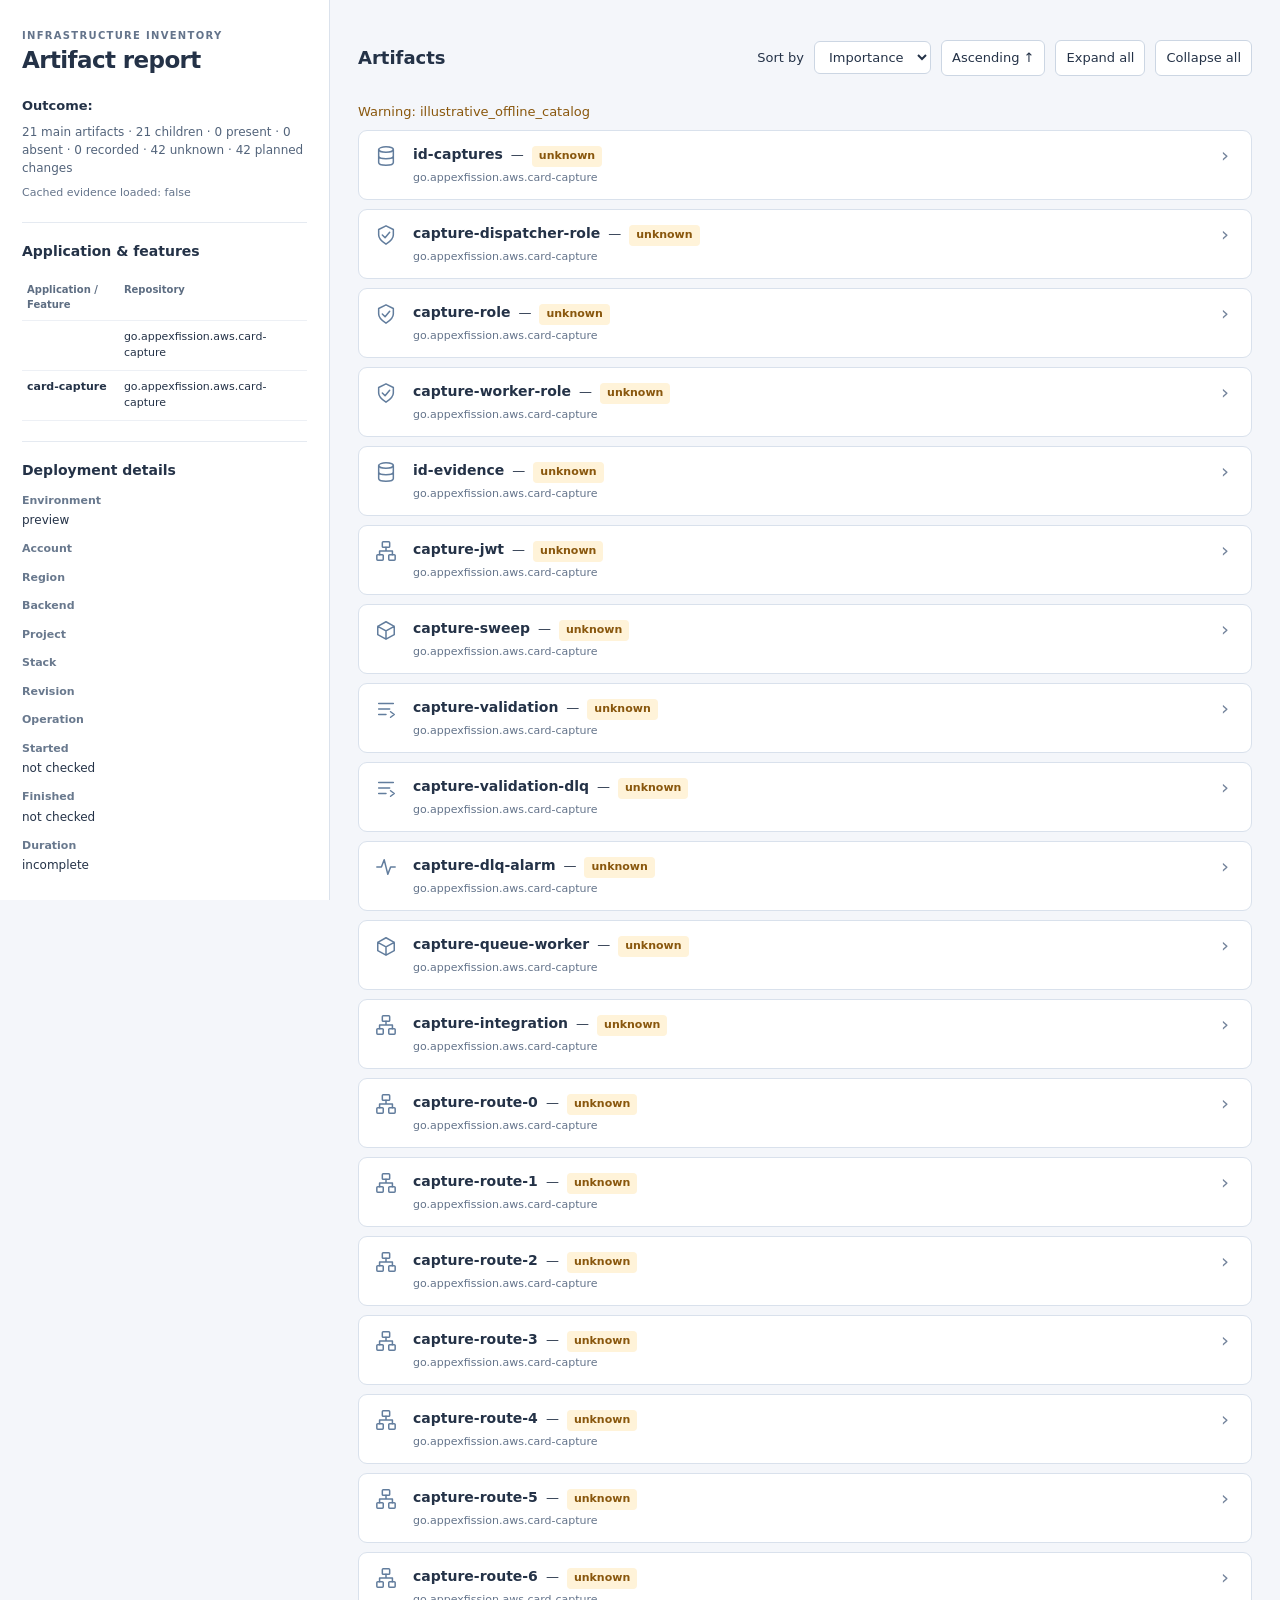
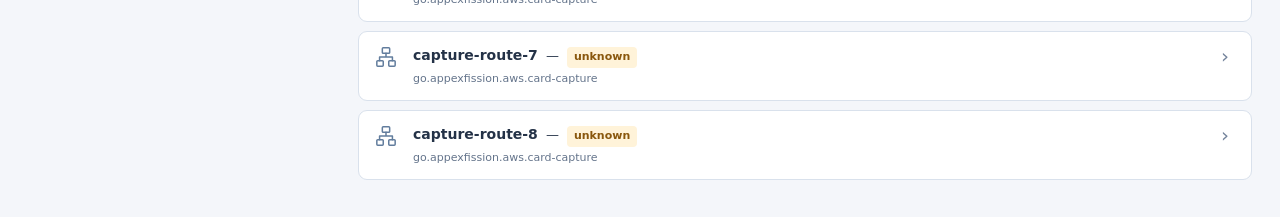
<file: docs/artifacts/report.html>
<!doctype html>
<html lang="en">
<head><meta charset="utf-8"><meta name="viewport" content="width=device-width, initial-scale=1"><title>Artifact report</title>
<style>
:root{font:13px/1.5 system-ui,sans-serif;color:#243247;background:#f4f6fa;color-scheme:light}*{box-sizing:border-box}body{margin:0}h1{font-size:23px;letter-spacing:-.6px;margin:0 0 18px}h2{font-size:14px;margin:0 0 12px}p{margin:8px 0}.layout{display:grid;grid-template-columns:330px minmax(0,1fr);min-height:100vh}.sidebar{padding:28px 22px;background:#fff;border-right:1px solid #dbe2ec;position:sticky;top:0;max-height:100vh;overflow:auto}.eyebrow{font-size:10px;text-transform:uppercase;letter-spacing:1.3px;color:#64748b;font-weight:700}.summary-counts{color:#53647b;font-size:12px}.context{border-top:1px solid #e5eaf1;margin-top:20px;padding-top:18px}.context dl{display:block}.context dt{font-size:11px;color:#69798e;margin-top:12px}.context dd{margin-top:2px;font-size:12px}table{width:100%;border-collapse:collapse;table-layout:fixed;font-size:11px}th,td{text-align:left;vertical-align:top;padding:8px 5px;border-bottom:1px solid #edf0f5;overflow-wrap:anywhere}th:first-child{width:34%}th{font-size:10px;color:#5d6d82}td:first-child{font-weight:600}.main{padding:28px;min-width:0;max-width:1600px;width:100%}.toolbar{position:sticky;top:0;z-index:2;background:#f4f6faf5;display:flex;align-items:center;gap:10px;flex-wrap:wrap;padding:12px 0 18px}.toolbar h2{margin:0 auto 0 0;font-size:18px}select,button{font:inherit;border:1px solid #ccd6e3;background:white;color:#243247;border-radius:6px;padding:7px 10px}button{cursor:pointer}summary:focus-visible,button:focus-visible,select:focus-visible{outline:3px solid #5a85ca;outline-offset:3px}.artifact{background:white;border:1px solid #d9e1ec;border-radius:9px;margin:9px 0;overflow:hidden}.artifact>summary{list-style:none;cursor:pointer;padding:13px 16px;display:grid;grid-template-columns:28px minmax(0,1fr) 14px;gap:10px;align-items:start}.artifact>summary::-webkit-details-marker{display:none}.artifact>summary:after{content:'›';font-size:20px;color:#73839b;line-height:22px}.artifact[open]>summary:after{transform:rotate(90deg)}.title-line{display:flex;align-items:baseline;gap:8px;flex-wrap:wrap}.artifact-name{font-size:14px;font-weight:650;overflow-wrap:anywhere}.owner-short{display:block;font-size:11px;color:#64748b;margin-top:3px;overflow-wrap:anywhere}.artifact[open]>summary .owner-short{display:none}.status{font-size:11px;font-weight:650;color:#596579;background:#edf1f6;padding:2px 7px;border-radius:4px;white-space:nowrap}.status-present{color:#116348;background:#e4f5ed}.status-absent{color:#a52630;background:#fce9eb}.status-recorded{color:#265a9e;background:#e8f0fc}.status-unknown{color:#89570d;background:#fff3d9}.icon{width:22px;height:22px;stroke:currentColor;fill:none;stroke-width:1.65;stroke-linecap:round;stroke-linejoin:round;color:#627d9d;margin-top:1px}.artifact-body{padding:0 16px 16px 54px}.owner-full{padding-bottom:12px;border-bottom:1px solid #edf0f5;margin-bottom:12px}.owner-full strong{display:block;font-size:11px;color:#66788f}.owner-full span{font-size:12px;overflow-wrap:anywhere}dl{display:grid;grid-template-columns:120px minmax(0,1fr);gap:6px 14px;margin:0;font-size:12px}dt{font-weight:600;color:#64748b}dd{margin:0;overflow-wrap:anywhere}.children{border-left:2px solid #e2e9f3;padding-left:12px;margin-top:18px}.children h3{font-size:11px;text-transform:uppercase;letter-spacing:.7px;color:#6c7d93}.attention{border:1px solid #edcfa4;background:#fffaf2;padding:12px 16px;border-radius:8px;margin-bottom:16px;font-size:12px}.attention summary{cursor:pointer;font-weight:650}.warning{overflow-wrap:anywhere;color:#89570d}.empty{padding:30px;color:#64748b}.symbols{position:absolute;width:0;height:0;overflow:hidden}.noscript{color:#89570d}.outcome{font-weight:650}.muted{color:#64748b;font-size:11px}@media(max-width:850px){.layout{grid-template-columns:1fr}.sidebar{position:static;max-height:none;border-right:0;border-bottom:1px solid #dbe2ec}.main{padding:18px}.artifact-body{padding-left:16px}.toolbar{position:static}dl{grid-template-columns:100px minmax(0,1fr)}}@media print{.layout{display:block}.sidebar{position:static;max-height:none}.toolbar{position:static}button,select,.toolbar label{display:none}}
</style></head>
<body>

<svg class="symbols" aria-hidden="true" xmlns="http://www.w3.org/2000/svg"><defs>
<symbol id="icon-box" viewBox="0 0 24 24"><path d="m12 3 9 5v9l-9 5-9-5V8zM3 8l9 5 9-5M12 13v9"/></symbol>
<symbol id="icon-database" viewBox="0 0 24 24"><ellipse cx="12" cy="5" rx="8" ry="3"/><path d="M4 5v14c0 4 16 4 16 0V5M4 12c0 4 16 4 16 0"/></symbol>
<symbol id="icon-file" viewBox="0 0 24 24"><path d="M14 2H5v20h14V7zM14 2v5h5M8 12h8M8 16h6"/></symbol>
<symbol id="icon-globe" viewBox="0 0 24 24"><circle cx="12" cy="12" r="9"/><ellipse cx="12" cy="12" rx="4" ry="9"/><path d="M3 12h18"/></symbol>
<symbol id="icon-shield" viewBox="0 0 24 24"><path d="m12 2 8 4v6c0 5-8 10-8 10S4 17 4 12V6zM8 12l3 3 5-6"/></symbol>
<symbol id="icon-function" viewBox="0 0 24 24"><path d="M7 3h5l7 18h-5L8 6M9 11 4 21"/></symbol>
<symbol id="icon-network" viewBox="0 0 24 24"><rect x="8" y="2" width="8" height="6" rx="1"/><rect x="2" y="16" width="7" height="6" rx="1"/><rect x="15" y="16" width="7" height="6" rx="1"/><path d="M12 8v4M5 16v-4h14v4"/></symbol>
<symbol id="icon-queue" viewBox="0 0 24 24"><path d="M4 6h16M4 12h12M4 18h8m5-3 4 3-4 3"/></symbol>
<symbol id="icon-environment" viewBox="0 0 24 24"><rect x="3" y="3" width="18" height="14" rx="2"/><path d="M8 21h8M12 17v4m-5-9 3 2-3 2m6 0h4"/></symbol>
<symbol id="icon-activity" viewBox="0 0 24 24"><path d="M2 12h5l3-8 4 16 3-8h5"/></symbol>
</defs></svg>
<div class="layout"><aside class="sidebar" aria-label="Deployment overview">
<div class="eyebrow">Infrastructure inventory</div><h1>Artifact report</h1>
<p class="outcome">Outcome: </p><p class="summary-counts">21 main artifacts · 21 children · 0 present · 0 absent · 0 recorded · 42 unknown · 42 planned changes</p><p class="muted">Cached evidence loaded: false</p>
<section class="context"><h2>Application &amp; features</h2><table><thead><tr><th scope="col">Application / Feature</th><th scope="col">Repository</th></tr></thead><tbody><tr><td></td><td>go.appexfission.aws.card-capture</td></tr><tr><td>card-capture</td><td>go.appexfission.aws.card-capture</td></tr></tbody></table></section>
<section class="context"><h2>Deployment details</h2><dl><dt>Environment</dt><dd>preview</dd><dt>Account</dt><dd></dd><dt>Region</dt><dd></dd><dt>Backend</dt><dd></dd><dt>Project</dt><dd></dd><dt>Stack</dt><dd></dd><dt>Revision</dt><dd></dd><dt>Operation</dt><dd></dd><dt>Started</dt><dd>not checked</dd><dt>Finished</dt><dd>not checked</dd><dt>Duration</dt><dd>incomplete</dd></dl></section>
</aside><main class="main"><header class="toolbar"><h2>Artifacts</h2><label for="sort">Sort by</label><select id="sort"><option value="priority">Importance</option><option value="owner">Owner</option><option value="type">Type</option><option value="name">Name</option><option value="status">Status</option><option value="feature">Feature</option></select><button id="direction" type="button" aria-label="Reverse sort direction" aria-pressed="false">Ascending ↑</button><button id="expand" type="button">Expand all</button><button id="collapse" type="button">Collapse all</button></header>
<noscript><p class="noscript">Sorting requires JavaScript. Artifact cards can still be expanded individually.</p></noscript>

<p class="warning">Warning: illustrative_offline_catalog</p>
<div id="artifact-list" class="artifact-list" aria-label="Artifact inventory"><details class="artifact" data-priority="20" data-owner="go.appexfission.aws.card-capture" data-type="aws:dynamodb/table:Table" data-name="id-captures" data-status="unknown" data-feature="card-capture" data-key="urn:pulumi:preview::offline-preview::aws:dynamodb/table:Table::id-captures">
<summary><svg class="icon" aria-hidden="true"><use href="#icon-database"/></svg><span><span class="title-line"><span class="artifact-name">id-captures</span><span aria-hidden="true">—</span><span class="status status-unknown">unknown</span></span><span class="owner-short">go.appexfission.aws.card-capture</span></span></summary>
<div class="artifact-body"><div class="owner-full"><strong>Owner</strong><span>go.appexfission.aws.card-capture</span></div><dl><dt>Logical identity</dt><dd>urn:pulumi:preview::offline-preview::aws:dynamodb/table:Table::id-captures</dd><dt>Type</dt><dd>aws:dynamodb/table:Table</dd><dt>Provider ID</dt><dd></dd><dt>Feature</dt><dd>card-capture</dd><dt>Planned action</dt><dd>declared</dd><dt>Presence</dt><dd><span class="status status-unknown">unknown</span></dd><dt>Source</dt><dd></dd><dt>Observed</dt><dd>not checked</dd><dt>Reason</dt><dd>unchecked</dd></dl>
</div></details><details class="artifact" data-priority="20" data-owner="go.appexfission.aws.card-capture" data-type="aws:iam/role:Role" data-name="capture-dispatcher-role" data-status="unknown" data-feature="card-capture" data-key="urn:pulumi:preview::offline-preview::aws:iam/role:Role::capture-dispatcher-role">
<summary><svg class="icon" aria-hidden="true"><use href="#icon-shield"/></svg><span><span class="title-line"><span class="artifact-name">capture-dispatcher-role</span><span aria-hidden="true">—</span><span class="status status-unknown">unknown</span></span><span class="owner-short">go.appexfission.aws.card-capture</span></span></summary>
<div class="artifact-body"><div class="owner-full"><strong>Owner</strong><span>go.appexfission.aws.card-capture</span></div><dl><dt>Logical identity</dt><dd>urn:pulumi:preview::offline-preview::aws:iam/role:Role::capture-dispatcher-role</dd><dt>Type</dt><dd>aws:iam/role:Role</dd><dt>Provider ID</dt><dd></dd><dt>Feature</dt><dd>card-capture</dd><dt>Planned action</dt><dd>declared</dd><dt>Presence</dt><dd><span class="status status-unknown">unknown</span></dd><dt>Source</dt><dd></dd><dt>Observed</dt><dd>not checked</dd><dt>Reason</dt><dd>unchecked</dd></dl>
<section class="children"><h3>Subartifacts · 3</h3><div class="artifact-list"><details class="artifact" data-priority="20" data-owner="go.appexfission.aws.card-capture" data-type="aws:iam/rolePolicy:RolePolicy" data-name="capture-dispatcher-grant" data-status="unknown" data-feature="card-capture" data-key="urn:pulumi:preview::offline-preview::aws:iam/rolePolicy:RolePolicy::capture-dispatcher-grant">
<summary><svg class="icon" aria-hidden="true"><use href="#icon-shield"/></svg><span><span class="title-line"><span class="artifact-name">capture-dispatcher-grant</span><span aria-hidden="true">—</span><span class="status status-unknown">unknown</span></span><span class="owner-short">go.appexfission.aws.card-capture</span></span></summary>
<div class="artifact-body"><div class="owner-full"><strong>Owner</strong><span>go.appexfission.aws.card-capture</span></div><dl><dt>Logical identity</dt><dd>urn:pulumi:preview::offline-preview::aws:iam/rolePolicy:RolePolicy::capture-dispatcher-grant</dd><dt>Type</dt><dd>aws:iam/rolePolicy:RolePolicy</dd><dt>Provider ID</dt><dd></dd><dt>Feature</dt><dd>card-capture</dd><dt>Planned action</dt><dd>declared</dd><dt>Presence</dt><dd><span class="status status-unknown">unknown</span></dd><dt>Source</dt><dd></dd><dt>Observed</dt><dd>not checked</dd><dt>Reason</dt><dd>unchecked</dd></dl>
</div></details><details class="artifact" data-priority="30" data-owner="go.appexfission.aws.card-capture" data-type="aws:lambda/function:Function" data-name="capture-dispatcher" data-status="unknown" data-feature="card-capture" data-key="urn:pulumi:preview::offline-preview::aws:lambda/function:Function::capture-dispatcher">
<summary><svg class="icon" aria-hidden="true"><use href="#icon-function"/></svg><span><span class="title-line"><span class="artifact-name">capture-dispatcher</span><span aria-hidden="true">—</span><span class="status status-unknown">unknown</span></span><span class="owner-short">go.appexfission.aws.card-capture</span></span></summary>
<div class="artifact-body"><div class="owner-full"><strong>Owner</strong><span>go.appexfission.aws.card-capture</span></div><dl><dt>Logical identity</dt><dd>urn:pulumi:preview::offline-preview::aws:lambda/function:Function::capture-dispatcher</dd><dt>Type</dt><dd>aws:lambda/function:Function</dd><dt>Provider ID</dt><dd></dd><dt>Feature</dt><dd>card-capture</dd><dt>Planned action</dt><dd>declared</dd><dt>Presence</dt><dd><span class="status status-unknown">unknown</span></dd><dt>Source</dt><dd></dd><dt>Observed</dt><dd>not checked</dd><dt>Reason</dt><dd>unchecked</dd></dl>
<section class="children"><h3>Subartifacts · 1</h3><div class="artifact-list"><details class="artifact" data-priority="60" data-owner="go.appexfission.aws.card-capture" data-type="aws:lambda/permission:Permission" data-name="capture-sweep-invoke" data-status="unknown" data-feature="card-capture" data-key="urn:pulumi:preview::offline-preview::aws:lambda/permission:Permission::capture-sweep-invoke">
<summary><svg class="icon" aria-hidden="true"><use href="#icon-shield"/></svg><span><span class="title-line"><span class="artifact-name">capture-sweep-invoke</span><span aria-hidden="true">—</span><span class="status status-unknown">unknown</span></span><span class="owner-short">go.appexfission.aws.card-capture</span></span></summary>
<div class="artifact-body"><div class="owner-full"><strong>Owner</strong><span>go.appexfission.aws.card-capture</span></div><dl><dt>Logical identity</dt><dd>urn:pulumi:preview::offline-preview::aws:lambda/permission:Permission::capture-sweep-invoke</dd><dt>Type</dt><dd>aws:lambda/permission:Permission</dd><dt>Provider ID</dt><dd></dd><dt>Feature</dt><dd>card-capture</dd><dt>Planned action</dt><dd>declared</dd><dt>Presence</dt><dd><span class="status status-unknown">unknown</span></dd><dt>Source</dt><dd></dd><dt>Observed</dt><dd>not checked</dd><dt>Reason</dt><dd>unchecked</dd></dl>
</div></details></div></section></div></details><details class="artifact" data-priority="60" data-owner="go.appexfission.aws.card-capture" data-type="aws:iam/rolePolicyAttachment:RolePolicyAttachment" data-name="capture-dispatcher-logs" data-status="unknown" data-feature="card-capture" data-key="urn:pulumi:preview::offline-preview::aws:iam/rolePolicyAttachment:RolePolicyAttachment::capture-dispatcher-logs">
<summary><svg class="icon" aria-hidden="true"><use href="#icon-shield"/></svg><span><span class="title-line"><span class="artifact-name">capture-dispatcher-logs</span><span aria-hidden="true">—</span><span class="status status-unknown">unknown</span></span><span class="owner-short">go.appexfission.aws.card-capture</span></span></summary>
<div class="artifact-body"><div class="owner-full"><strong>Owner</strong><span>go.appexfission.aws.card-capture</span></div><dl><dt>Logical identity</dt><dd>urn:pulumi:preview::offline-preview::aws:iam/rolePolicyAttachment:RolePolicyAttachment::capture-dispatcher-logs</dd><dt>Type</dt><dd>aws:iam/rolePolicyAttachment:RolePolicyAttachment</dd><dt>Provider ID</dt><dd></dd><dt>Feature</dt><dd>card-capture</dd><dt>Planned action</dt><dd>declared</dd><dt>Presence</dt><dd><span class="status status-unknown">unknown</span></dd><dt>Source</dt><dd></dd><dt>Observed</dt><dd>not checked</dd><dt>Reason</dt><dd>unchecked</dd></dl>
</div></details></div></section></div></details><details class="artifact" data-priority="20" data-owner="go.appexfission.aws.card-capture" data-type="aws:iam/role:Role" data-name="capture-role" data-status="unknown" data-feature="card-capture" data-key="urn:pulumi:preview::offline-preview::aws:iam/role:Role::capture-role">
<summary><svg class="icon" aria-hidden="true"><use href="#icon-shield"/></svg><span><span class="title-line"><span class="artifact-name">capture-role</span><span aria-hidden="true">—</span><span class="status status-unknown">unknown</span></span><span class="owner-short">go.appexfission.aws.card-capture</span></span></summary>
<div class="artifact-body"><div class="owner-full"><strong>Owner</strong><span>go.appexfission.aws.card-capture</span></div><dl><dt>Logical identity</dt><dd>urn:pulumi:preview::offline-preview::aws:iam/role:Role::capture-role</dd><dt>Type</dt><dd>aws:iam/role:Role</dd><dt>Provider ID</dt><dd></dd><dt>Feature</dt><dd>card-capture</dd><dt>Planned action</dt><dd>declared</dd><dt>Presence</dt><dd><span class="status status-unknown">unknown</span></dd><dt>Source</dt><dd></dd><dt>Observed</dt><dd>not checked</dd><dt>Reason</dt><dd>unchecked</dd></dl>
<section class="children"><h3>Subartifacts · 4</h3><div class="artifact-list"><details class="artifact" data-priority="20" data-owner="go.appexfission.aws.card-capture" data-type="aws:iam/rolePolicy:RolePolicy" data-name="capture-dispatch-grant" data-status="unknown" data-feature="card-capture" data-key="urn:pulumi:preview::offline-preview::aws:iam/rolePolicy:RolePolicy::capture-dispatch-grant">
<summary><svg class="icon" aria-hidden="true"><use href="#icon-shield"/></svg><span><span class="title-line"><span class="artifact-name">capture-dispatch-grant</span><span aria-hidden="true">—</span><span class="status status-unknown">unknown</span></span><span class="owner-short">go.appexfission.aws.card-capture</span></span></summary>
<div class="artifact-body"><div class="owner-full"><strong>Owner</strong><span>go.appexfission.aws.card-capture</span></div><dl><dt>Logical identity</dt><dd>urn:pulumi:preview::offline-preview::aws:iam/rolePolicy:RolePolicy::capture-dispatch-grant</dd><dt>Type</dt><dd>aws:iam/rolePolicy:RolePolicy</dd><dt>Provider ID</dt><dd></dd><dt>Feature</dt><dd>card-capture</dd><dt>Planned action</dt><dd>declared</dd><dt>Presence</dt><dd><span class="status status-unknown">unknown</span></dd><dt>Source</dt><dd></dd><dt>Observed</dt><dd>not checked</dd><dt>Reason</dt><dd>unchecked</dd></dl>
</div></details><details class="artifact" data-priority="20" data-owner="go.appexfission.aws.card-capture" data-type="aws:iam/rolePolicy:RolePolicy" data-name="capture-grant" data-status="unknown" data-feature="card-capture" data-key="urn:pulumi:preview::offline-preview::aws:iam/rolePolicy:RolePolicy::capture-grant">
<summary><svg class="icon" aria-hidden="true"><use href="#icon-shield"/></svg><span><span class="title-line"><span class="artifact-name">capture-grant</span><span aria-hidden="true">—</span><span class="status status-unknown">unknown</span></span><span class="owner-short">go.appexfission.aws.card-capture</span></span></summary>
<div class="artifact-body"><div class="owner-full"><strong>Owner</strong><span>go.appexfission.aws.card-capture</span></div><dl><dt>Logical identity</dt><dd>urn:pulumi:preview::offline-preview::aws:iam/rolePolicy:RolePolicy::capture-grant</dd><dt>Type</dt><dd>aws:iam/rolePolicy:RolePolicy</dd><dt>Provider ID</dt><dd></dd><dt>Feature</dt><dd>card-capture</dd><dt>Planned action</dt><dd>declared</dd><dt>Presence</dt><dd><span class="status status-unknown">unknown</span></dd><dt>Source</dt><dd></dd><dt>Observed</dt><dd>not checked</dd><dt>Reason</dt><dd>unchecked</dd></dl>
</div></details><details class="artifact" data-priority="30" data-owner="go.appexfission.aws.card-capture" data-type="aws:lambda/function:Function" data-name="capture" data-status="unknown" data-feature="card-capture" data-key="urn:pulumi:preview::offline-preview::aws:lambda/function:Function::capture">
<summary><svg class="icon" aria-hidden="true"><use href="#icon-function"/></svg><span><span class="title-line"><span class="artifact-name">capture</span><span aria-hidden="true">—</span><span class="status status-unknown">unknown</span></span><span class="owner-short">go.appexfission.aws.card-capture</span></span></summary>
<div class="artifact-body"><div class="owner-full"><strong>Owner</strong><span>go.appexfission.aws.card-capture</span></div><dl><dt>Logical identity</dt><dd>urn:pulumi:preview::offline-preview::aws:lambda/function:Function::capture</dd><dt>Type</dt><dd>aws:lambda/function:Function</dd><dt>Provider ID</dt><dd></dd><dt>Feature</dt><dd>card-capture</dd><dt>Planned action</dt><dd>declared</dd><dt>Presence</dt><dd><span class="status status-unknown">unknown</span></dd><dt>Source</dt><dd></dd><dt>Observed</dt><dd>not checked</dd><dt>Reason</dt><dd>unchecked</dd></dl>
<section class="children"><h3>Subartifacts · 1</h3><div class="artifact-list"><details class="artifact" data-priority="60" data-owner="go.appexfission.aws.card-capture" data-type="aws:lambda/permission:Permission" data-name="capture-api-invoke" data-status="unknown" data-feature="card-capture" data-key="urn:pulumi:preview::offline-preview::aws:lambda/permission:Permission::capture-api-invoke">
<summary><svg class="icon" aria-hidden="true"><use href="#icon-shield"/></svg><span><span class="title-line"><span class="artifact-name">capture-api-invoke</span><span aria-hidden="true">—</span><span class="status status-unknown">unknown</span></span><span class="owner-short">go.appexfission.aws.card-capture</span></span></summary>
<div class="artifact-body"><div class="owner-full"><strong>Owner</strong><span>go.appexfission.aws.card-capture</span></div><dl><dt>Logical identity</dt><dd>urn:pulumi:preview::offline-preview::aws:lambda/permission:Permission::capture-api-invoke</dd><dt>Type</dt><dd>aws:lambda/permission:Permission</dd><dt>Provider ID</dt><dd></dd><dt>Feature</dt><dd>card-capture</dd><dt>Planned action</dt><dd>declared</dd><dt>Presence</dt><dd><span class="status status-unknown">unknown</span></dd><dt>Source</dt><dd></dd><dt>Observed</dt><dd>not checked</dd><dt>Reason</dt><dd>unchecked</dd></dl>
</div></details></div></section></div></details><details class="artifact" data-priority="60" data-owner="go.appexfission.aws.card-capture" data-type="aws:iam/rolePolicyAttachment:RolePolicyAttachment" data-name="capture-logs" data-status="unknown" data-feature="card-capture" data-key="urn:pulumi:preview::offline-preview::aws:iam/rolePolicyAttachment:RolePolicyAttachment::capture-logs">
<summary><svg class="icon" aria-hidden="true"><use href="#icon-shield"/></svg><span><span class="title-line"><span class="artifact-name">capture-logs</span><span aria-hidden="true">—</span><span class="status status-unknown">unknown</span></span><span class="owner-short">go.appexfission.aws.card-capture</span></span></summary>
<div class="artifact-body"><div class="owner-full"><strong>Owner</strong><span>go.appexfission.aws.card-capture</span></div><dl><dt>Logical identity</dt><dd>urn:pulumi:preview::offline-preview::aws:iam/rolePolicyAttachment:RolePolicyAttachment::capture-logs</dd><dt>Type</dt><dd>aws:iam/rolePolicyAttachment:RolePolicyAttachment</dd><dt>Provider ID</dt><dd></dd><dt>Feature</dt><dd>card-capture</dd><dt>Planned action</dt><dd>declared</dd><dt>Presence</dt><dd><span class="status status-unknown">unknown</span></dd><dt>Source</dt><dd></dd><dt>Observed</dt><dd>not checked</dd><dt>Reason</dt><dd>unchecked</dd></dl>
</div></details></div></section></div></details><details class="artifact" data-priority="20" data-owner="go.appexfission.aws.card-capture" data-type="aws:iam/role:Role" data-name="capture-worker-role" data-status="unknown" data-feature="card-capture" data-key="urn:pulumi:preview::offline-preview::aws:iam/role:Role::capture-worker-role">
<summary><svg class="icon" aria-hidden="true"><use href="#icon-shield"/></svg><span><span class="title-line"><span class="artifact-name">capture-worker-role</span><span aria-hidden="true">—</span><span class="status status-unknown">unknown</span></span><span class="owner-short">go.appexfission.aws.card-capture</span></span></summary>
<div class="artifact-body"><div class="owner-full"><strong>Owner</strong><span>go.appexfission.aws.card-capture</span></div><dl><dt>Logical identity</dt><dd>urn:pulumi:preview::offline-preview::aws:iam/role:Role::capture-worker-role</dd><dt>Type</dt><dd>aws:iam/role:Role</dd><dt>Provider ID</dt><dd></dd><dt>Feature</dt><dd>card-capture</dd><dt>Planned action</dt><dd>declared</dd><dt>Presence</dt><dd><span class="status status-unknown">unknown</span></dd><dt>Source</dt><dd></dd><dt>Observed</dt><dd>not checked</dd><dt>Reason</dt><dd>unchecked</dd></dl>
<section class="children"><h3>Subartifacts · 5</h3><div class="artifact-list"><details class="artifact" data-priority="20" data-owner="go.appexfission.aws.card-capture" data-type="aws:iam/rolePolicy:RolePolicy" data-name="capture-extraction-grant" data-status="unknown" data-feature="card-capture" data-key="urn:pulumi:preview::offline-preview::aws:iam/rolePolicy:RolePolicy::capture-extraction-grant">
<summary><svg class="icon" aria-hidden="true"><use href="#icon-shield"/></svg><span><span class="title-line"><span class="artifact-name">capture-extraction-grant</span><span aria-hidden="true">—</span><span class="status status-unknown">unknown</span></span><span class="owner-short">go.appexfission.aws.card-capture</span></span></summary>
<div class="artifact-body"><div class="owner-full"><strong>Owner</strong><span>go.appexfission.aws.card-capture</span></div><dl><dt>Logical identity</dt><dd>urn:pulumi:preview::offline-preview::aws:iam/rolePolicy:RolePolicy::capture-extraction-grant</dd><dt>Type</dt><dd>aws:iam/rolePolicy:RolePolicy</dd><dt>Provider ID</dt><dd></dd><dt>Feature</dt><dd>card-capture</dd><dt>Planned action</dt><dd>declared</dd><dt>Presence</dt><dd><span class="status status-unknown">unknown</span></dd><dt>Source</dt><dd></dd><dt>Observed</dt><dd>not checked</dd><dt>Reason</dt><dd>unchecked</dd></dl>
</div></details><details class="artifact" data-priority="20" data-owner="go.appexfission.aws.card-capture" data-type="aws:iam/rolePolicy:RolePolicy" data-name="capture-worker-dispatch-grant" data-status="unknown" data-feature="card-capture" data-key="urn:pulumi:preview::offline-preview::aws:iam/rolePolicy:RolePolicy::capture-worker-dispatch-grant">
<summary><svg class="icon" aria-hidden="true"><use href="#icon-shield"/></svg><span><span class="title-line"><span class="artifact-name">capture-worker-dispatch-grant</span><span aria-hidden="true">—</span><span class="status status-unknown">unknown</span></span><span class="owner-short">go.appexfission.aws.card-capture</span></span></summary>
<div class="artifact-body"><div class="owner-full"><strong>Owner</strong><span>go.appexfission.aws.card-capture</span></div><dl><dt>Logical identity</dt><dd>urn:pulumi:preview::offline-preview::aws:iam/rolePolicy:RolePolicy::capture-worker-dispatch-grant</dd><dt>Type</dt><dd>aws:iam/rolePolicy:RolePolicy</dd><dt>Provider ID</dt><dd></dd><dt>Feature</dt><dd>card-capture</dd><dt>Planned action</dt><dd>declared</dd><dt>Presence</dt><dd><span class="status status-unknown">unknown</span></dd><dt>Source</dt><dd></dd><dt>Observed</dt><dd>not checked</dd><dt>Reason</dt><dd>unchecked</dd></dl>
</div></details><details class="artifact" data-priority="20" data-owner="go.appexfission.aws.card-capture" data-type="aws:iam/rolePolicy:RolePolicy" data-name="capture-worker-grant" data-status="unknown" data-feature="card-capture" data-key="urn:pulumi:preview::offline-preview::aws:iam/rolePolicy:RolePolicy::capture-worker-grant">
<summary><svg class="icon" aria-hidden="true"><use href="#icon-shield"/></svg><span><span class="title-line"><span class="artifact-name">capture-worker-grant</span><span aria-hidden="true">—</span><span class="status status-unknown">unknown</span></span><span class="owner-short">go.appexfission.aws.card-capture</span></span></summary>
<div class="artifact-body"><div class="owner-full"><strong>Owner</strong><span>go.appexfission.aws.card-capture</span></div><dl><dt>Logical identity</dt><dd>urn:pulumi:preview::offline-preview::aws:iam/rolePolicy:RolePolicy::capture-worker-grant</dd><dt>Type</dt><dd>aws:iam/rolePolicy:RolePolicy</dd><dt>Provider ID</dt><dd></dd><dt>Feature</dt><dd>card-capture</dd><dt>Planned action</dt><dd>declared</dd><dt>Presence</dt><dd><span class="status status-unknown">unknown</span></dd><dt>Source</dt><dd></dd><dt>Observed</dt><dd>not checked</dd><dt>Reason</dt><dd>unchecked</dd></dl>
</div></details><details class="artifact" data-priority="30" data-owner="go.appexfission.aws.card-capture" data-type="aws:lambda/function:Function" data-name="capture-worker" data-status="unknown" data-feature="card-capture" data-key="urn:pulumi:preview::offline-preview::aws:lambda/function:Function::capture-worker">
<summary><svg class="icon" aria-hidden="true"><use href="#icon-function"/></svg><span><span class="title-line"><span class="artifact-name">capture-worker</span><span aria-hidden="true">—</span><span class="status status-unknown">unknown</span></span><span class="owner-short">go.appexfission.aws.card-capture</span></span></summary>
<div class="artifact-body"><div class="owner-full"><strong>Owner</strong><span>go.appexfission.aws.card-capture</span></div><dl><dt>Logical identity</dt><dd>urn:pulumi:preview::offline-preview::aws:lambda/function:Function::capture-worker</dd><dt>Type</dt><dd>aws:lambda/function:Function</dd><dt>Provider ID</dt><dd></dd><dt>Feature</dt><dd>card-capture</dd><dt>Planned action</dt><dd>declared</dd><dt>Presence</dt><dd><span class="status status-unknown">unknown</span></dd><dt>Source</dt><dd></dd><dt>Observed</dt><dd>not checked</dd><dt>Reason</dt><dd>unchecked</dd></dl>
</div></details><details class="artifact" data-priority="60" data-owner="go.appexfission.aws.card-capture" data-type="aws:iam/rolePolicyAttachment:RolePolicyAttachment" data-name="capture-worker-logs" data-status="unknown" data-feature="card-capture" data-key="urn:pulumi:preview::offline-preview::aws:iam/rolePolicyAttachment:RolePolicyAttachment::capture-worker-logs">
<summary><svg class="icon" aria-hidden="true"><use href="#icon-shield"/></svg><span><span class="title-line"><span class="artifact-name">capture-worker-logs</span><span aria-hidden="true">—</span><span class="status status-unknown">unknown</span></span><span class="owner-short">go.appexfission.aws.card-capture</span></span></summary>
<div class="artifact-body"><div class="owner-full"><strong>Owner</strong><span>go.appexfission.aws.card-capture</span></div><dl><dt>Logical identity</dt><dd>urn:pulumi:preview::offline-preview::aws:iam/rolePolicyAttachment:RolePolicyAttachment::capture-worker-logs</dd><dt>Type</dt><dd>aws:iam/rolePolicyAttachment:RolePolicyAttachment</dd><dt>Provider ID</dt><dd></dd><dt>Feature</dt><dd>card-capture</dd><dt>Planned action</dt><dd>declared</dd><dt>Presence</dt><dd><span class="status status-unknown">unknown</span></dd><dt>Source</dt><dd></dd><dt>Observed</dt><dd>not checked</dd><dt>Reason</dt><dd>unchecked</dd></dl>
</div></details></div></section></div></details><details class="artifact" data-priority="20" data-owner="go.appexfission.aws.card-capture" data-type="aws:s3/bucketV2:BucketV2" data-name="id-evidence" data-status="unknown" data-feature="card-capture" data-key="urn:pulumi:preview::offline-preview::aws:s3/bucketV2:BucketV2::id-evidence">
<summary><svg class="icon" aria-hidden="true"><use href="#icon-database"/></svg><span><span class="title-line"><span class="artifact-name">id-evidence</span><span aria-hidden="true">—</span><span class="status status-unknown">unknown</span></span><span class="owner-short">go.appexfission.aws.card-capture</span></span></summary>
<div class="artifact-body"><div class="owner-full"><strong>Owner</strong><span>go.appexfission.aws.card-capture</span></div><dl><dt>Logical identity</dt><dd>urn:pulumi:preview::offline-preview::aws:s3/bucketV2:BucketV2::id-evidence</dd><dt>Type</dt><dd>aws:s3/bucketV2:BucketV2</dd><dt>Provider ID</dt><dd></dd><dt>Feature</dt><dd>card-capture</dd><dt>Planned action</dt><dd>declared</dd><dt>Presence</dt><dd><span class="status status-unknown">unknown</span></dd><dt>Source</dt><dd></dd><dt>Observed</dt><dd>not checked</dd><dt>Reason</dt><dd>unchecked</dd></dl>
<section class="children"><h3>Subartifacts · 6</h3><div class="artifact-list"><details class="artifact" data-priority="20" data-owner="go.appexfission.aws.card-capture" data-type="aws:s3/bucketLifecycleConfigurationV2:BucketLifecycleConfigurationV2" data-name="id-evidence-orphans" data-status="unknown" data-feature="card-capture" data-key="urn:pulumi:preview::offline-preview::aws:s3/bucketLifecycleConfigurationV2:BucketLifecycleConfigurationV2::id-evidence-orphans">
<summary><svg class="icon" aria-hidden="true"><use href="#icon-database"/></svg><span><span class="title-line"><span class="artifact-name">id-evidence-orphans</span><span aria-hidden="true">—</span><span class="status status-unknown">unknown</span></span><span class="owner-short">go.appexfission.aws.card-capture</span></span></summary>
<div class="artifact-body"><div class="owner-full"><strong>Owner</strong><span>go.appexfission.aws.card-capture</span></div><dl><dt>Logical identity</dt><dd>urn:pulumi:preview::offline-preview::aws:s3/bucketLifecycleConfigurationV2:BucketLifecycleConfigurationV2::id-evidence-orphans</dd><dt>Type</dt><dd>aws:s3/bucketLifecycleConfigurationV2:BucketLifecycleConfigurationV2</dd><dt>Provider ID</dt><dd></dd><dt>Feature</dt><dd>card-capture</dd><dt>Planned action</dt><dd>declared</dd><dt>Presence</dt><dd><span class="status status-unknown">unknown</span></dd><dt>Source</dt><dd></dd><dt>Observed</dt><dd>not checked</dd><dt>Reason</dt><dd>unchecked</dd></dl>
</div></details><details class="artifact" data-priority="20" data-owner="go.appexfission.aws.card-capture" data-type="aws:s3/bucketOwnershipControls:BucketOwnershipControls" data-name="id-evidence-owner" data-status="unknown" data-feature="card-capture" data-key="urn:pulumi:preview::offline-preview::aws:s3/bucketOwnershipControls:BucketOwnershipControls::id-evidence-owner">
<summary><svg class="icon" aria-hidden="true"><use href="#icon-database"/></svg><span><span class="title-line"><span class="artifact-name">id-evidence-owner</span><span aria-hidden="true">—</span><span class="status status-unknown">unknown</span></span><span class="owner-short">go.appexfission.aws.card-capture</span></span></summary>
<div class="artifact-body"><div class="owner-full"><strong>Owner</strong><span>go.appexfission.aws.card-capture</span></div><dl><dt>Logical identity</dt><dd>urn:pulumi:preview::offline-preview::aws:s3/bucketOwnershipControls:BucketOwnershipControls::id-evidence-owner</dd><dt>Type</dt><dd>aws:s3/bucketOwnershipControls:BucketOwnershipControls</dd><dt>Provider ID</dt><dd></dd><dt>Feature</dt><dd>card-capture</dd><dt>Planned action</dt><dd>declared</dd><dt>Presence</dt><dd><span class="status status-unknown">unknown</span></dd><dt>Source</dt><dd></dd><dt>Observed</dt><dd>not checked</dd><dt>Reason</dt><dd>unchecked</dd></dl>
</div></details><details class="artifact" data-priority="20" data-owner="go.appexfission.aws.card-capture" data-type="aws:s3/bucketPolicy:BucketPolicy" data-name="id-evidence-tls" data-status="unknown" data-feature="card-capture" data-key="urn:pulumi:preview::offline-preview::aws:s3/bucketPolicy:BucketPolicy::id-evidence-tls">
<summary><svg class="icon" aria-hidden="true"><use href="#icon-shield"/></svg><span><span class="title-line"><span class="artifact-name">id-evidence-tls</span><span aria-hidden="true">—</span><span class="status status-unknown">unknown</span></span><span class="owner-short">go.appexfission.aws.card-capture</span></span></summary>
<div class="artifact-body"><div class="owner-full"><strong>Owner</strong><span>go.appexfission.aws.card-capture</span></div><dl><dt>Logical identity</dt><dd>urn:pulumi:preview::offline-preview::aws:s3/bucketPolicy:BucketPolicy::id-evidence-tls</dd><dt>Type</dt><dd>aws:s3/bucketPolicy:BucketPolicy</dd><dt>Provider ID</dt><dd></dd><dt>Feature</dt><dd>card-capture</dd><dt>Planned action</dt><dd>declared</dd><dt>Presence</dt><dd><span class="status status-unknown">unknown</span></dd><dt>Source</dt><dd></dd><dt>Observed</dt><dd>not checked</dd><dt>Reason</dt><dd>unchecked</dd></dl>
</div></details><details class="artifact" data-priority="20" data-owner="go.appexfission.aws.card-capture" data-type="aws:s3/bucketPublicAccessBlock:BucketPublicAccessBlock" data-name="id-evidence-private" data-status="unknown" data-feature="card-capture" data-key="urn:pulumi:preview::offline-preview::aws:s3/bucketPublicAccessBlock:BucketPublicAccessBlock::id-evidence-private">
<summary><svg class="icon" aria-hidden="true"><use href="#icon-database"/></svg><span><span class="title-line"><span class="artifact-name">id-evidence-private</span><span aria-hidden="true">—</span><span class="status status-unknown">unknown</span></span><span class="owner-short">go.appexfission.aws.card-capture</span></span></summary>
<div class="artifact-body"><div class="owner-full"><strong>Owner</strong><span>go.appexfission.aws.card-capture</span></div><dl><dt>Logical identity</dt><dd>urn:pulumi:preview::offline-preview::aws:s3/bucketPublicAccessBlock:BucketPublicAccessBlock::id-evidence-private</dd><dt>Type</dt><dd>aws:s3/bucketPublicAccessBlock:BucketPublicAccessBlock</dd><dt>Provider ID</dt><dd></dd><dt>Feature</dt><dd>card-capture</dd><dt>Planned action</dt><dd>declared</dd><dt>Presence</dt><dd><span class="status status-unknown">unknown</span></dd><dt>Source</dt><dd></dd><dt>Observed</dt><dd>not checked</dd><dt>Reason</dt><dd>unchecked</dd></dl>
</div></details><details class="artifact" data-priority="20" data-owner="go.appexfission.aws.card-capture" data-type="aws:s3/bucketServerSideEncryptionConfigurationV2:BucketServerSideEncryptionConfigurationV2" data-name="id-evidence-encryption" data-status="unknown" data-feature="card-capture" data-key="urn:pulumi:preview::offline-preview::aws:s3/bucketServerSideEncryptionConfigurationV2:BucketServerSideEncryptionConfigurationV2::id-evidence-encryption">
<summary><svg class="icon" aria-hidden="true"><use href="#icon-database"/></svg><span><span class="title-line"><span class="artifact-name">id-evidence-encryption</span><span aria-hidden="true">—</span><span class="status status-unknown">unknown</span></span><span class="owner-short">go.appexfission.aws.card-capture</span></span></summary>
<div class="artifact-body"><div class="owner-full"><strong>Owner</strong><span>go.appexfission.aws.card-capture</span></div><dl><dt>Logical identity</dt><dd>urn:pulumi:preview::offline-preview::aws:s3/bucketServerSideEncryptionConfigurationV2:BucketServerSideEncryptionConfigurationV2::id-evidence-encryption</dd><dt>Type</dt><dd>aws:s3/bucketServerSideEncryptionConfigurationV2:BucketServerSideEncryptionConfigurationV2</dd><dt>Provider ID</dt><dd></dd><dt>Feature</dt><dd>card-capture</dd><dt>Planned action</dt><dd>declared</dd><dt>Presence</dt><dd><span class="status status-unknown">unknown</span></dd><dt>Source</dt><dd></dd><dt>Observed</dt><dd>not checked</dd><dt>Reason</dt><dd>unchecked</dd></dl>
</div></details><details class="artifact" data-priority="20" data-owner="go.appexfission.aws.card-capture" data-type="aws:s3/bucketVersioningV2:BucketVersioningV2" data-name="id-evidence-versions" data-status="unknown" data-feature="card-capture" data-key="urn:pulumi:preview::offline-preview::aws:s3/bucketVersioningV2:BucketVersioningV2::id-evidence-versions">
<summary><svg class="icon" aria-hidden="true"><use href="#icon-database"/></svg><span><span class="title-line"><span class="artifact-name">id-evidence-versions</span><span aria-hidden="true">—</span><span class="status status-unknown">unknown</span></span><span class="owner-short">go.appexfission.aws.card-capture</span></span></summary>
<div class="artifact-body"><div class="owner-full"><strong>Owner</strong><span>go.appexfission.aws.card-capture</span></div><dl><dt>Logical identity</dt><dd>urn:pulumi:preview::offline-preview::aws:s3/bucketVersioningV2:BucketVersioningV2::id-evidence-versions</dd><dt>Type</dt><dd>aws:s3/bucketVersioningV2:BucketVersioningV2</dd><dt>Provider ID</dt><dd></dd><dt>Feature</dt><dd>card-capture</dd><dt>Planned action</dt><dd>declared</dd><dt>Presence</dt><dd><span class="status status-unknown">unknown</span></dd><dt>Source</dt><dd></dd><dt>Observed</dt><dd>not checked</dd><dt>Reason</dt><dd>unchecked</dd></dl>
</div></details></div></section></div></details><details class="artifact" data-priority="30" data-owner="go.appexfission.aws.card-capture" data-type="aws:apigatewayv2/authorizer:Authorizer" data-name="capture-jwt" data-status="unknown" data-feature="card-capture" data-key="urn:pulumi:preview::offline-preview::aws:apigatewayv2/authorizer:Authorizer::capture-jwt">
<summary><svg class="icon" aria-hidden="true"><use href="#icon-network"/></svg><span><span class="title-line"><span class="artifact-name">capture-jwt</span><span aria-hidden="true">—</span><span class="status status-unknown">unknown</span></span><span class="owner-short">go.appexfission.aws.card-capture</span></span></summary>
<div class="artifact-body"><div class="owner-full"><strong>Owner</strong><span>go.appexfission.aws.card-capture</span></div><dl><dt>Logical identity</dt><dd>urn:pulumi:preview::offline-preview::aws:apigatewayv2/authorizer:Authorizer::capture-jwt</dd><dt>Type</dt><dd>aws:apigatewayv2/authorizer:Authorizer</dd><dt>Provider ID</dt><dd></dd><dt>Feature</dt><dd>card-capture</dd><dt>Planned action</dt><dd>declared</dd><dt>Presence</dt><dd><span class="status status-unknown">unknown</span></dd><dt>Source</dt><dd></dd><dt>Observed</dt><dd>not checked</dd><dt>Reason</dt><dd>unchecked</dd></dl>
</div></details><details class="artifact" data-priority="30" data-owner="go.appexfission.aws.card-capture" data-type="aws:cloudwatch/eventRule:EventRule" data-name="capture-sweep" data-status="unknown" data-feature="card-capture" data-key="urn:pulumi:preview::offline-preview::aws:cloudwatch/eventRule:EventRule::capture-sweep">
<summary><svg class="icon" aria-hidden="true"><use href="#icon-box"/></svg><span><span class="title-line"><span class="artifact-name">capture-sweep</span><span aria-hidden="true">—</span><span class="status status-unknown">unknown</span></span><span class="owner-short">go.appexfission.aws.card-capture</span></span></summary>
<div class="artifact-body"><div class="owner-full"><strong>Owner</strong><span>go.appexfission.aws.card-capture</span></div><dl><dt>Logical identity</dt><dd>urn:pulumi:preview::offline-preview::aws:cloudwatch/eventRule:EventRule::capture-sweep</dd><dt>Type</dt><dd>aws:cloudwatch/eventRule:EventRule</dd><dt>Provider ID</dt><dd></dd><dt>Feature</dt><dd>card-capture</dd><dt>Planned action</dt><dd>declared</dd><dt>Presence</dt><dd><span class="status status-unknown">unknown</span></dd><dt>Source</dt><dd></dd><dt>Observed</dt><dd>not checked</dd><dt>Reason</dt><dd>unchecked</dd></dl>
<section class="children"><h3>Subartifacts · 1</h3><div class="artifact-list"><details class="artifact" data-priority="40" data-owner="go.appexfission.aws.card-capture" data-type="aws:cloudwatch/eventTarget:EventTarget" data-name="capture-sweep-target" data-status="unknown" data-feature="card-capture" data-key="urn:pulumi:preview::offline-preview::aws:cloudwatch/eventTarget:EventTarget::capture-sweep-target">
<summary><svg class="icon" aria-hidden="true"><use href="#icon-box"/></svg><span><span class="title-line"><span class="artifact-name">capture-sweep-target</span><span aria-hidden="true">—</span><span class="status status-unknown">unknown</span></span><span class="owner-short">go.appexfission.aws.card-capture</span></span></summary>
<div class="artifact-body"><div class="owner-full"><strong>Owner</strong><span>go.appexfission.aws.card-capture</span></div><dl><dt>Logical identity</dt><dd>urn:pulumi:preview::offline-preview::aws:cloudwatch/eventTarget:EventTarget::capture-sweep-target</dd><dt>Type</dt><dd>aws:cloudwatch/eventTarget:EventTarget</dd><dt>Provider ID</dt><dd></dd><dt>Feature</dt><dd>card-capture</dd><dt>Planned action</dt><dd>declared</dd><dt>Presence</dt><dd><span class="status status-unknown">unknown</span></dd><dt>Source</dt><dd></dd><dt>Observed</dt><dd>not checked</dd><dt>Reason</dt><dd>unchecked</dd></dl>
</div></details></div></section></div></details><details class="artifact" data-priority="30" data-owner="go.appexfission.aws.card-capture" data-type="aws:sqs/queue:Queue" data-name="capture-validation" data-status="unknown" data-feature="card-capture" data-key="urn:pulumi:preview::offline-preview::aws:sqs/queue:Queue::capture-validation">
<summary><svg class="icon" aria-hidden="true"><use href="#icon-queue"/></svg><span><span class="title-line"><span class="artifact-name">capture-validation</span><span aria-hidden="true">—</span><span class="status status-unknown">unknown</span></span><span class="owner-short">go.appexfission.aws.card-capture</span></span></summary>
<div class="artifact-body"><div class="owner-full"><strong>Owner</strong><span>go.appexfission.aws.card-capture</span></div><dl><dt>Logical identity</dt><dd>urn:pulumi:preview::offline-preview::aws:sqs/queue:Queue::capture-validation</dd><dt>Type</dt><dd>aws:sqs/queue:Queue</dd><dt>Provider ID</dt><dd></dd><dt>Feature</dt><dd>card-capture</dd><dt>Planned action</dt><dd>declared</dd><dt>Presence</dt><dd><span class="status status-unknown">unknown</span></dd><dt>Source</dt><dd></dd><dt>Observed</dt><dd>not checked</dd><dt>Reason</dt><dd>unchecked</dd></dl>
</div></details><details class="artifact" data-priority="30" data-owner="go.appexfission.aws.card-capture" data-type="aws:sqs/queue:Queue" data-name="capture-validation-dlq" data-status="unknown" data-feature="card-capture" data-key="urn:pulumi:preview::offline-preview::aws:sqs/queue:Queue::capture-validation-dlq">
<summary><svg class="icon" aria-hidden="true"><use href="#icon-queue"/></svg><span><span class="title-line"><span class="artifact-name">capture-validation-dlq</span><span aria-hidden="true">—</span><span class="status status-unknown">unknown</span></span><span class="owner-short">go.appexfission.aws.card-capture</span></span></summary>
<div class="artifact-body"><div class="owner-full"><strong>Owner</strong><span>go.appexfission.aws.card-capture</span></div><dl><dt>Logical identity</dt><dd>urn:pulumi:preview::offline-preview::aws:sqs/queue:Queue::capture-validation-dlq</dd><dt>Type</dt><dd>aws:sqs/queue:Queue</dd><dt>Provider ID</dt><dd></dd><dt>Feature</dt><dd>card-capture</dd><dt>Planned action</dt><dd>declared</dd><dt>Presence</dt><dd><span class="status status-unknown">unknown</span></dd><dt>Source</dt><dd></dd><dt>Observed</dt><dd>not checked</dd><dt>Reason</dt><dd>unchecked</dd></dl>
</div></details><details class="artifact" data-priority="40" data-owner="go.appexfission.aws.card-capture" data-type="aws:cloudwatch/metricAlarm:MetricAlarm" data-name="capture-dlq-alarm" data-status="unknown" data-feature="card-capture" data-key="urn:pulumi:preview::offline-preview::aws:cloudwatch/metricAlarm:MetricAlarm::capture-dlq-alarm">
<summary><svg class="icon" aria-hidden="true"><use href="#icon-activity"/></svg><span><span class="title-line"><span class="artifact-name">capture-dlq-alarm</span><span aria-hidden="true">—</span><span class="status status-unknown">unknown</span></span><span class="owner-short">go.appexfission.aws.card-capture</span></span></summary>
<div class="artifact-body"><div class="owner-full"><strong>Owner</strong><span>go.appexfission.aws.card-capture</span></div><dl><dt>Logical identity</dt><dd>urn:pulumi:preview::offline-preview::aws:cloudwatch/metricAlarm:MetricAlarm::capture-dlq-alarm</dd><dt>Type</dt><dd>aws:cloudwatch/metricAlarm:MetricAlarm</dd><dt>Provider ID</dt><dd></dd><dt>Feature</dt><dd>card-capture</dd><dt>Planned action</dt><dd>declared</dd><dt>Presence</dt><dd><span class="status status-unknown">unknown</span></dd><dt>Source</dt><dd></dd><dt>Observed</dt><dd>not checked</dd><dt>Reason</dt><dd>unchecked</dd></dl>
</div></details><details class="artifact" data-priority="40" data-owner="go.appexfission.aws.card-capture" data-type="aws:lambda/eventSourceMapping:EventSourceMapping" data-name="capture-queue-worker" data-status="unknown" data-feature="card-capture" data-key="urn:pulumi:preview::offline-preview::aws:lambda/eventSourceMapping:EventSourceMapping::capture-queue-worker">
<summary><svg class="icon" aria-hidden="true"><use href="#icon-box"/></svg><span><span class="title-line"><span class="artifact-name">capture-queue-worker</span><span aria-hidden="true">—</span><span class="status status-unknown">unknown</span></span><span class="owner-short">go.appexfission.aws.card-capture</span></span></summary>
<div class="artifact-body"><div class="owner-full"><strong>Owner</strong><span>go.appexfission.aws.card-capture</span></div><dl><dt>Logical identity</dt><dd>urn:pulumi:preview::offline-preview::aws:lambda/eventSourceMapping:EventSourceMapping::capture-queue-worker</dd><dt>Type</dt><dd>aws:lambda/eventSourceMapping:EventSourceMapping</dd><dt>Provider ID</dt><dd></dd><dt>Feature</dt><dd>card-capture</dd><dt>Planned action</dt><dd>declared</dd><dt>Presence</dt><dd><span class="status status-unknown">unknown</span></dd><dt>Source</dt><dd></dd><dt>Observed</dt><dd>not checked</dd><dt>Reason</dt><dd>unchecked</dd></dl>
</div></details><details class="artifact" data-priority="60" data-owner="go.appexfission.aws.card-capture" data-type="aws:apigatewayv2/integration:Integration" data-name="capture-integration" data-status="unknown" data-feature="card-capture" data-key="urn:pulumi:preview::offline-preview::aws:apigatewayv2/integration:Integration::capture-integration">
<summary><svg class="icon" aria-hidden="true"><use href="#icon-network"/></svg><span><span class="title-line"><span class="artifact-name">capture-integration</span><span aria-hidden="true">—</span><span class="status status-unknown">unknown</span></span><span class="owner-short">go.appexfission.aws.card-capture</span></span></summary>
<div class="artifact-body"><div class="owner-full"><strong>Owner</strong><span>go.appexfission.aws.card-capture</span></div><dl><dt>Logical identity</dt><dd>urn:pulumi:preview::offline-preview::aws:apigatewayv2/integration:Integration::capture-integration</dd><dt>Type</dt><dd>aws:apigatewayv2/integration:Integration</dd><dt>Provider ID</dt><dd></dd><dt>Feature</dt><dd>card-capture</dd><dt>Planned action</dt><dd>declared</dd><dt>Presence</dt><dd><span class="status status-unknown">unknown</span></dd><dt>Source</dt><dd></dd><dt>Observed</dt><dd>not checked</dd><dt>Reason</dt><dd>unchecked</dd></dl>
</div></details><details class="artifact" data-priority="60" data-owner="go.appexfission.aws.card-capture" data-type="aws:apigatewayv2/route:Route" data-name="capture-route-0" data-status="unknown" data-feature="card-capture" data-key="urn:pulumi:preview::offline-preview::aws:apigatewayv2/route:Route::capture-route-0">
<summary><svg class="icon" aria-hidden="true"><use href="#icon-network"/></svg><span><span class="title-line"><span class="artifact-name">capture-route-0</span><span aria-hidden="true">—</span><span class="status status-unknown">unknown</span></span><span class="owner-short">go.appexfission.aws.card-capture</span></span></summary>
<div class="artifact-body"><div class="owner-full"><strong>Owner</strong><span>go.appexfission.aws.card-capture</span></div><dl><dt>Logical identity</dt><dd>urn:pulumi:preview::offline-preview::aws:apigatewayv2/route:Route::capture-route-0</dd><dt>Type</dt><dd>aws:apigatewayv2/route:Route</dd><dt>Provider ID</dt><dd></dd><dt>Feature</dt><dd>card-capture</dd><dt>Planned action</dt><dd>declared</dd><dt>Presence</dt><dd><span class="status status-unknown">unknown</span></dd><dt>Source</dt><dd></dd><dt>Observed</dt><dd>not checked</dd><dt>Reason</dt><dd>unchecked</dd></dl>
</div></details><details class="artifact" data-priority="60" data-owner="go.appexfission.aws.card-capture" data-type="aws:apigatewayv2/route:Route" data-name="capture-route-1" data-status="unknown" data-feature="card-capture" data-key="urn:pulumi:preview::offline-preview::aws:apigatewayv2/route:Route::capture-route-1">
<summary><svg class="icon" aria-hidden="true"><use href="#icon-network"/></svg><span><span class="title-line"><span class="artifact-name">capture-route-1</span><span aria-hidden="true">—</span><span class="status status-unknown">unknown</span></span><span class="owner-short">go.appexfission.aws.card-capture</span></span></summary>
<div class="artifact-body"><div class="owner-full"><strong>Owner</strong><span>go.appexfission.aws.card-capture</span></div><dl><dt>Logical identity</dt><dd>urn:pulumi:preview::offline-preview::aws:apigatewayv2/route:Route::capture-route-1</dd><dt>Type</dt><dd>aws:apigatewayv2/route:Route</dd><dt>Provider ID</dt><dd></dd><dt>Feature</dt><dd>card-capture</dd><dt>Planned action</dt><dd>declared</dd><dt>Presence</dt><dd><span class="status status-unknown">unknown</span></dd><dt>Source</dt><dd></dd><dt>Observed</dt><dd>not checked</dd><dt>Reason</dt><dd>unchecked</dd></dl>
</div></details><details class="artifact" data-priority="60" data-owner="go.appexfission.aws.card-capture" data-type="aws:apigatewayv2/route:Route" data-name="capture-route-2" data-status="unknown" data-feature="card-capture" data-key="urn:pulumi:preview::offline-preview::aws:apigatewayv2/route:Route::capture-route-2">
<summary><svg class="icon" aria-hidden="true"><use href="#icon-network"/></svg><span><span class="title-line"><span class="artifact-name">capture-route-2</span><span aria-hidden="true">—</span><span class="status status-unknown">unknown</span></span><span class="owner-short">go.appexfission.aws.card-capture</span></span></summary>
<div class="artifact-body"><div class="owner-full"><strong>Owner</strong><span>go.appexfission.aws.card-capture</span></div><dl><dt>Logical identity</dt><dd>urn:pulumi:preview::offline-preview::aws:apigatewayv2/route:Route::capture-route-2</dd><dt>Type</dt><dd>aws:apigatewayv2/route:Route</dd><dt>Provider ID</dt><dd></dd><dt>Feature</dt><dd>card-capture</dd><dt>Planned action</dt><dd>declared</dd><dt>Presence</dt><dd><span class="status status-unknown">unknown</span></dd><dt>Source</dt><dd></dd><dt>Observed</dt><dd>not checked</dd><dt>Reason</dt><dd>unchecked</dd></dl>
</div></details><details class="artifact" data-priority="60" data-owner="go.appexfission.aws.card-capture" data-type="aws:apigatewayv2/route:Route" data-name="capture-route-3" data-status="unknown" data-feature="card-capture" data-key="urn:pulumi:preview::offline-preview::aws:apigatewayv2/route:Route::capture-route-3">
<summary><svg class="icon" aria-hidden="true"><use href="#icon-network"/></svg><span><span class="title-line"><span class="artifact-name">capture-route-3</span><span aria-hidden="true">—</span><span class="status status-unknown">unknown</span></span><span class="owner-short">go.appexfission.aws.card-capture</span></span></summary>
<div class="artifact-body"><div class="owner-full"><strong>Owner</strong><span>go.appexfission.aws.card-capture</span></div><dl><dt>Logical identity</dt><dd>urn:pulumi:preview::offline-preview::aws:apigatewayv2/route:Route::capture-route-3</dd><dt>Type</dt><dd>aws:apigatewayv2/route:Route</dd><dt>Provider ID</dt><dd></dd><dt>Feature</dt><dd>card-capture</dd><dt>Planned action</dt><dd>declared</dd><dt>Presence</dt><dd><span class="status status-unknown">unknown</span></dd><dt>Source</dt><dd></dd><dt>Observed</dt><dd>not checked</dd><dt>Reason</dt><dd>unchecked</dd></dl>
</div></details><details class="artifact" data-priority="60" data-owner="go.appexfission.aws.card-capture" data-type="aws:apigatewayv2/route:Route" data-name="capture-route-4" data-status="unknown" data-feature="card-capture" data-key="urn:pulumi:preview::offline-preview::aws:apigatewayv2/route:Route::capture-route-4">
<summary><svg class="icon" aria-hidden="true"><use href="#icon-network"/></svg><span><span class="title-line"><span class="artifact-name">capture-route-4</span><span aria-hidden="true">—</span><span class="status status-unknown">unknown</span></span><span class="owner-short">go.appexfission.aws.card-capture</span></span></summary>
<div class="artifact-body"><div class="owner-full"><strong>Owner</strong><span>go.appexfission.aws.card-capture</span></div><dl><dt>Logical identity</dt><dd>urn:pulumi:preview::offline-preview::aws:apigatewayv2/route:Route::capture-route-4</dd><dt>Type</dt><dd>aws:apigatewayv2/route:Route</dd><dt>Provider ID</dt><dd></dd><dt>Feature</dt><dd>card-capture</dd><dt>Planned action</dt><dd>declared</dd><dt>Presence</dt><dd><span class="status status-unknown">unknown</span></dd><dt>Source</dt><dd></dd><dt>Observed</dt><dd>not checked</dd><dt>Reason</dt><dd>unchecked</dd></dl>
</div></details><details class="artifact" data-priority="60" data-owner="go.appexfission.aws.card-capture" data-type="aws:apigatewayv2/route:Route" data-name="capture-route-5" data-status="unknown" data-feature="card-capture" data-key="urn:pulumi:preview::offline-preview::aws:apigatewayv2/route:Route::capture-route-5">
<summary><svg class="icon" aria-hidden="true"><use href="#icon-network"/></svg><span><span class="title-line"><span class="artifact-name">capture-route-5</span><span aria-hidden="true">—</span><span class="status status-unknown">unknown</span></span><span class="owner-short">go.appexfission.aws.card-capture</span></span></summary>
<div class="artifact-body"><div class="owner-full"><strong>Owner</strong><span>go.appexfission.aws.card-capture</span></div><dl><dt>Logical identity</dt><dd>urn:pulumi:preview::offline-preview::aws:apigatewayv2/route:Route::capture-route-5</dd><dt>Type</dt><dd>aws:apigatewayv2/route:Route</dd><dt>Provider ID</dt><dd></dd><dt>Feature</dt><dd>card-capture</dd><dt>Planned action</dt><dd>declared</dd><dt>Presence</dt><dd><span class="status status-unknown">unknown</span></dd><dt>Source</dt><dd></dd><dt>Observed</dt><dd>not checked</dd><dt>Reason</dt><dd>unchecked</dd></dl>
</div></details><details class="artifact" data-priority="60" data-owner="go.appexfission.aws.card-capture" data-type="aws:apigatewayv2/route:Route" data-name="capture-route-6" data-status="unknown" data-feature="card-capture" data-key="urn:pulumi:preview::offline-preview::aws:apigatewayv2/route:Route::capture-route-6">
<summary><svg class="icon" aria-hidden="true"><use href="#icon-network"/></svg><span><span class="title-line"><span class="artifact-name">capture-route-6</span><span aria-hidden="true">—</span><span class="status status-unknown">unknown</span></span><span class="owner-short">go.appexfission.aws.card-capture</span></span></summary>
<div class="artifact-body"><div class="owner-full"><strong>Owner</strong><span>go.appexfission.aws.card-capture</span></div><dl><dt>Logical identity</dt><dd>urn:pulumi:preview::offline-preview::aws:apigatewayv2/route:Route::capture-route-6</dd><dt>Type</dt><dd>aws:apigatewayv2/route:Route</dd><dt>Provider ID</dt><dd></dd><dt>Feature</dt><dd>card-capture</dd><dt>Planned action</dt><dd>declared</dd><dt>Presence</dt><dd><span class="status status-unknown">unknown</span></dd><dt>Source</dt><dd></dd><dt>Observed</dt><dd>not checked</dd><dt>Reason</dt><dd>unchecked</dd></dl>
</div></details><details class="artifact" data-priority="60" data-owner="go.appexfission.aws.card-capture" data-type="aws:apigatewayv2/route:Route" data-name="capture-route-7" data-status="unknown" data-feature="card-capture" data-key="urn:pulumi:preview::offline-preview::aws:apigatewayv2/route:Route::capture-route-7">
<summary><svg class="icon" aria-hidden="true"><use href="#icon-network"/></svg><span><span class="title-line"><span class="artifact-name">capture-route-7</span><span aria-hidden="true">—</span><span class="status status-unknown">unknown</span></span><span class="owner-short">go.appexfission.aws.card-capture</span></span></summary>
<div class="artifact-body"><div class="owner-full"><strong>Owner</strong><span>go.appexfission.aws.card-capture</span></div><dl><dt>Logical identity</dt><dd>urn:pulumi:preview::offline-preview::aws:apigatewayv2/route:Route::capture-route-7</dd><dt>Type</dt><dd>aws:apigatewayv2/route:Route</dd><dt>Provider ID</dt><dd></dd><dt>Feature</dt><dd>card-capture</dd><dt>Planned action</dt><dd>declared</dd><dt>Presence</dt><dd><span class="status status-unknown">unknown</span></dd><dt>Source</dt><dd></dd><dt>Observed</dt><dd>not checked</dd><dt>Reason</dt><dd>unchecked</dd></dl>
</div></details><details class="artifact" data-priority="60" data-owner="go.appexfission.aws.card-capture" data-type="aws:apigatewayv2/route:Route" data-name="capture-route-8" data-status="unknown" data-feature="card-capture" data-key="urn:pulumi:preview::offline-preview::aws:apigatewayv2/route:Route::capture-route-8">
<summary><svg class="icon" aria-hidden="true"><use href="#icon-network"/></svg><span><span class="title-line"><span class="artifact-name">capture-route-8</span><span aria-hidden="true">—</span><span class="status status-unknown">unknown</span></span><span class="owner-short">go.appexfission.aws.card-capture</span></span></summary>
<div class="artifact-body"><div class="owner-full"><strong>Owner</strong><span>go.appexfission.aws.card-capture</span></div><dl><dt>Logical identity</dt><dd>urn:pulumi:preview::offline-preview::aws:apigatewayv2/route:Route::capture-route-8</dd><dt>Type</dt><dd>aws:apigatewayv2/route:Route</dd><dt>Provider ID</dt><dd></dd><dt>Feature</dt><dd>card-capture</dd><dt>Planned action</dt><dd>declared</dd><dt>Presence</dt><dd><span class="status status-unknown">unknown</span></dd><dt>Source</dt><dd></dd><dt>Observed</dt><dd>not checked</dd><dt>Reason</dt><dd>unchecked</dd></dl>
</div></details></div>

</main></div>

<script type="text/javascript">
(function(){
'use strict';
const sort=document.getElementById('sort'),direction=document.getElementById('direction');
let descending=false;
function reorder(){
 const field=sort.value,sign=descending?-1:1;
 document.querySelectorAll('.artifact-list').forEach(list=>{
  const cards=Array.from(list.children).filter(el=>el.classList.contains('artifact'));
  cards.sort((a,b)=>{const x=a.dataset[field]||'',y=b.dataset[field]||'';const value=field==='priority'?Number(x)-Number(y):x.localeCompare(y,undefined,{numeric:true,sensitivity:'base'});return sign*value||(a.dataset.key||'').localeCompare(b.dataset.key||'');});
  cards.forEach(card=>list.appendChild(card));
 });
}
sort.addEventListener('change',reorder);
direction.addEventListener('click',()=>{descending=!descending;direction.textContent=descending?'Descending ↓':'Ascending ↑';direction.setAttribute('aria-pressed',String(descending));reorder();});
document.getElementById('expand').addEventListener('click',()=>document.querySelectorAll('details.artifact').forEach(card=>card.open=true));
document.getElementById('collapse').addEventListener('click',()=>document.querySelectorAll('details.artifact').forEach(card=>card.open=false));
})();
</script></body></html>
</file>
